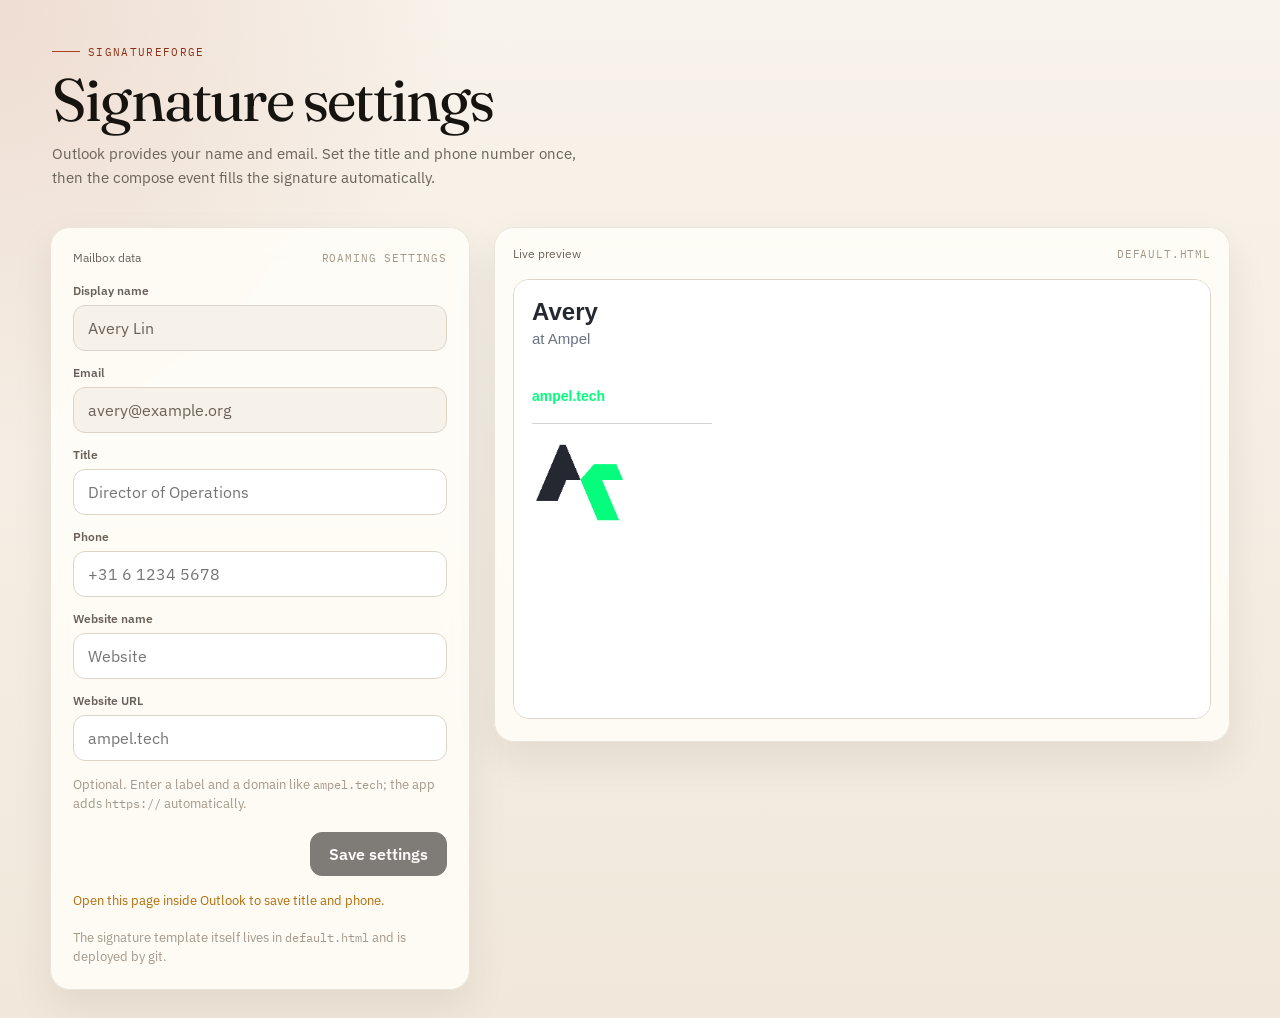
<file: index.html>
<!DOCTYPE html>
<html lang="en">
<head>
  <meta charset="UTF-8" />
  <meta name="viewport" content="width=device-width, initial-scale=1" />
  <title>SignatureForge Settings</title>
  <meta
    name="description"
    content="Set the mailbox title and phone number used by the SignatureForge Outlook add-in." />
  <link rel="preconnect" href="https://fonts.googleapis.com" />
  <link rel="preconnect" href="https://fonts.gstatic.com" crossorigin />
  <link
    href="https://fonts.googleapis.com/css2?family=Fraunces:ital,opsz,wght@0,9..144,300..600;1,9..144,300..500&family=IBM+Plex+Mono:wght@400;500&family=IBM+Plex+Sans:wght@400;500;600&display=swap"
    rel="stylesheet" />
  <link rel="stylesheet" href="styles.css" />
  <link rel="icon" type="image/png" href="icon-32.png" />
  <script type="text/javascript" src="https://appsforoffice.microsoft.com/lib/1.1/hosted/office.js"></script>
  <script type="module" src="app.js"></script>
</head>
<body>
  <div id="root"></div>
</body>
</html>
</file>
<file: styles.css>
:root {
  --paper: #f7f2ea;
  --panel: #fffdf8;
  --ink: #171410;
  --muted: #6a6258;
  --faint: #a39889;
  --border: #ddd4c7;
  --border-soft: #ebe4d8;
  --accent: #ab3f1f;
  --accent-dark: #8d3218;
  --accent-soft: #f7ebe5;
  --success: #2f7a44;
  --warn: #b06d09;
  --error: #9b2f2f;
  --shadow: 0 18px 40px rgba(45, 31, 20, 0.08);
  --display: "Fraunces", Georgia, serif;
  --sans: "IBM Plex Sans", -apple-system, BlinkMacSystemFont, "Segoe UI", sans-serif;
  --mono: "IBM Plex Mono", "SFMono-Regular", monospace;
}

* { box-sizing: border-box; }

html, body {
  margin: 0;
  min-height: 100%;
  background:
    radial-gradient(circle at top left, rgba(171, 63, 31, 0.12), transparent 28%),
    linear-gradient(180deg, #f8f3eb 0%, #f1e8db 100%);
  color: var(--ink);
  font-family: var(--sans);
}

body {
  min-height: 100vh;
  padding: 28px;
}

button, input {
  font: inherit;
}

button {
  cursor: pointer;
}

code {
  font-family: var(--mono);
  font-size: 0.95em;
}

#root {
  max-width: 1180px;
  margin: 0 auto;
}

.page {
  display: grid;
  gap: 24px;
}

.hero {
  max-width: 720px;
  padding: 8px 2px 12px;
}

.eyebrow {
  display: inline-flex;
  align-items: center;
  gap: 8px;
  font-family: var(--mono);
  font-size: 11px;
  text-transform: uppercase;
  letter-spacing: 0.12em;
  color: var(--accent-dark);
  margin-bottom: 12px;
}

.eyebrow::before {
  content: "";
  width: 28px;
  height: 1px;
  background: var(--accent);
}

.hero h1 {
  margin: 0;
  font-family: var(--display);
  font-size: clamp(36px, 5vw, 60px);
  font-weight: 400;
  line-height: 0.95;
  letter-spacing: -0.03em;
}

.lede {
  margin: 14px 0 0;
  max-width: 60ch;
  color: var(--muted);
  font-size: 15px;
  line-height: 1.65;
}

.grid {
  display: grid;
  grid-template-columns: minmax(0, 420px) minmax(0, 1fr);
  gap: 24px;
  align-items: start;
}

.card {
  background: rgba(255, 253, 248, 0.9);
  border: 1px solid var(--border-soft);
  border-radius: 20px;
  box-shadow: var(--shadow);
  backdrop-filter: blur(12px);
}

.form-card {
  padding: 22px;
}

.preview-card {
  padding: 18px;
}

.card-head {
  display: flex;
  align-items: baseline;
  justify-content: space-between;
  gap: 16px;
  margin-bottom: 18px;
  color: var(--muted);
  font-size: 12px;
}

.card-head .meta {
  font-family: var(--mono);
  font-size: 10.5px;
  text-transform: uppercase;
  letter-spacing: 0.08em;
  color: var(--faint);
}

.field {
  display: grid;
  gap: 7px;
  margin-bottom: 14px;
}

.field > span {
  font-size: 12px;
  font-weight: 600;
  color: var(--muted);
}

.field input {
  width: 100%;
  min-height: 46px;
  border: 1px solid var(--border);
  border-radius: 12px;
  background: #fff;
  color: var(--ink);
  padding: 0 14px;
  transition: border-color .15s ease, box-shadow .15s ease;
}

.field input[readonly] {
  background: #f6f1e9;
  color: var(--muted);
}

.field input:focus {
  outline: none;
  border-color: var(--accent);
  box-shadow: 0 0 0 3px rgba(171, 63, 31, 0.12);
}

.actions {
  display: flex;
  justify-content: flex-end;
  margin-top: 18px;
}

.btn {
  min-height: 44px;
  padding: 0 18px;
  border-radius: 12px;
  border: 1px solid var(--border);
  background: #fff;
  color: var(--ink);
  font-weight: 600;
  transition: transform .12s ease, border-color .12s ease, background .12s ease, color .12s ease;
}

.btn:hover {
  border-color: var(--muted);
}

.btn:active {
  transform: translateY(1px);
}

.btn.primary {
  background: var(--ink);
  color: #fff;
  border-color: var(--ink);
}

.btn.primary:hover {
  background: var(--accent);
  border-color: var(--accent);
}

.btn:disabled {
  cursor: not-allowed;
  opacity: 0.55;
}

.status {
  min-height: 22px;
  margin-top: 16px;
  font-size: 12.5px;
  color: var(--muted);
}

.status[data-type="success"] { color: var(--success); }
.status[data-type="warn"] { color: var(--warn); }
.status[data-type="error"] { color: var(--error); }

.hint {
  margin: 14px 0 0;
  color: var(--faint);
  font-size: 12.5px;
  line-height: 1.55;
}

.preview-frame {
  width: 100%;
  min-height: 440px;
  border: 1px solid var(--border);
  border-radius: 16px;
  background: #fff;
}

@media (max-width: 960px) {
  body {
    padding: 18px;
  }

  .grid {
    grid-template-columns: 1fr;
  }

  .preview-frame {
    min-height: 360px;
  }
}
</file>
